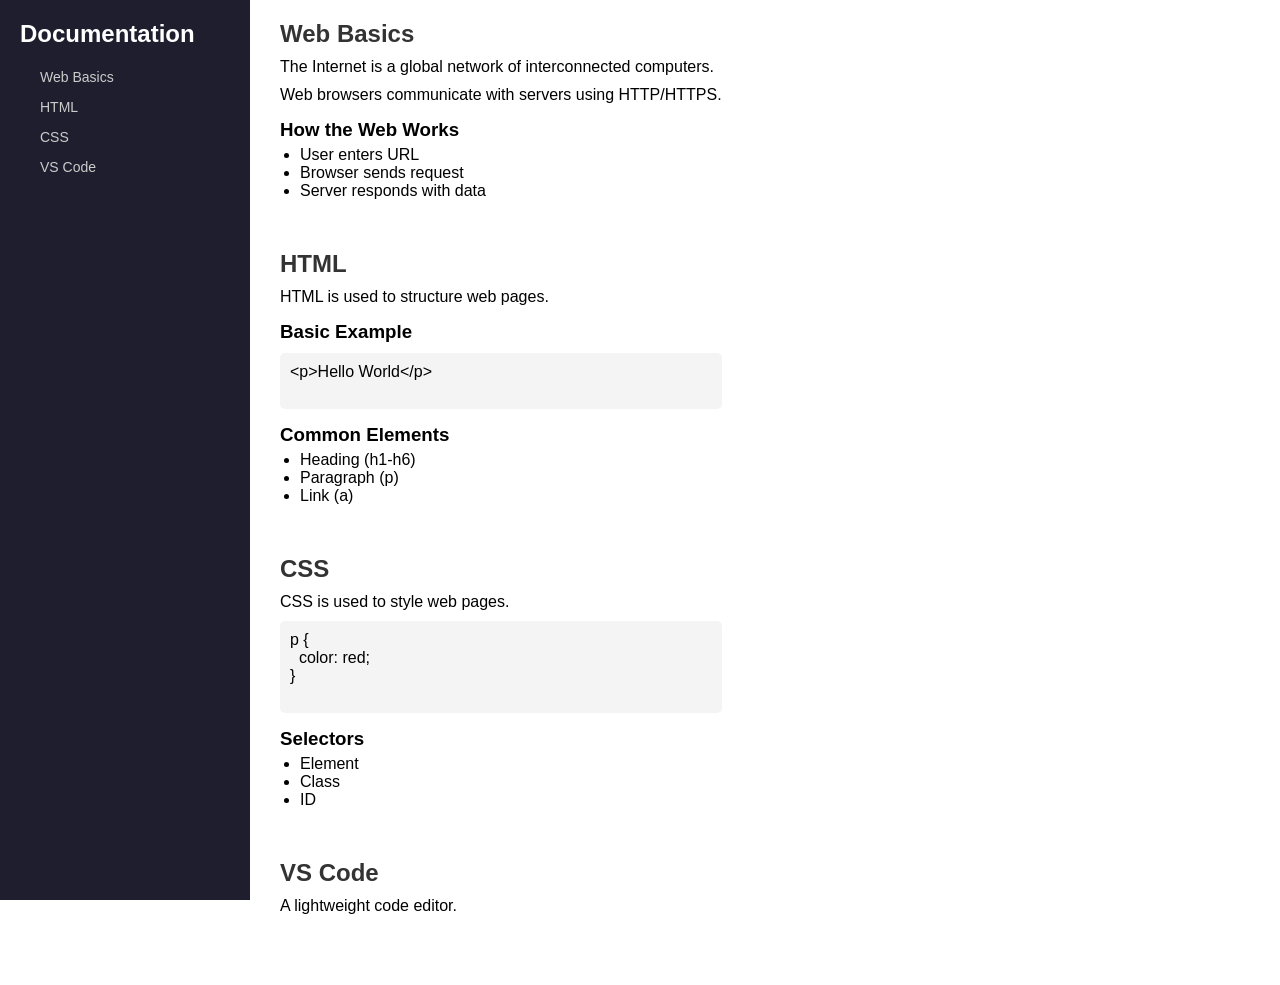
<file: Assignments/index.html>
<!DOCTYPE html>
<html lang="en">
<head>
  <meta charset="UTF-8">
  <title>Technical Documentation</title>
  <link rel="stylesheet" href="style.css">
</head>
<body>

<div class="container">

  <!-- Sidebar -->
  <nav class="sidebar">
    <h2>Documentation</h2>
    <ul>
      <li><a href="#web">Web Basics</a></li>
      <li><a href="#html">HTML</a></li>
      <li><a href="#css">CSS</a></li>
      <li><a href="#vscode">VS Code</a></li>
    </ul>
  </nav>

  <!-- Main Content -->
  <main class="content">

    <section id="web">
      <h1>Web Basics</h1>
      <p>The Internet is a global network of interconnected computers.</p>
      <p>Web browsers communicate with servers using HTTP/HTTPS.</p>

      <h3>How the Web Works</h3>
      <ul>
        <li>User enters URL</li>
        <li>Browser sends request</li>
        <li>Server responds with data</li>
      </ul>
    </section>

    <section id="html">
      <h1>HTML</h1>
      <p>HTML is used to structure web pages.</p>

      <h3>Basic Example</h3>
      <pre>
&lt;p&gt;Hello World&lt;/p&gt;
      </pre>

      <h3>Common Elements</h3>
      <ul>
        <li>Heading (h1-h6)</li>
        <li>Paragraph (p)</li>
        <li>Link (a)</li>
      </ul>
    </section>

    <section id="css">
      <h1>CSS</h1>
      <p>CSS is used to style web pages.</p>

      <pre>
p {
  color: red;
}
      </pre>

      <h3>Selectors</h3>
      <ul>
        <li>Element</li>
        <li>Class</li>
        <li>ID</li>
      </ul>
    </section>

    <section id="vscode">
      <h1>VS Code</h1>
      <p>A lightweight code editor.</p>

    </section>

  </main>

</div>

</body>
</html>
</file>
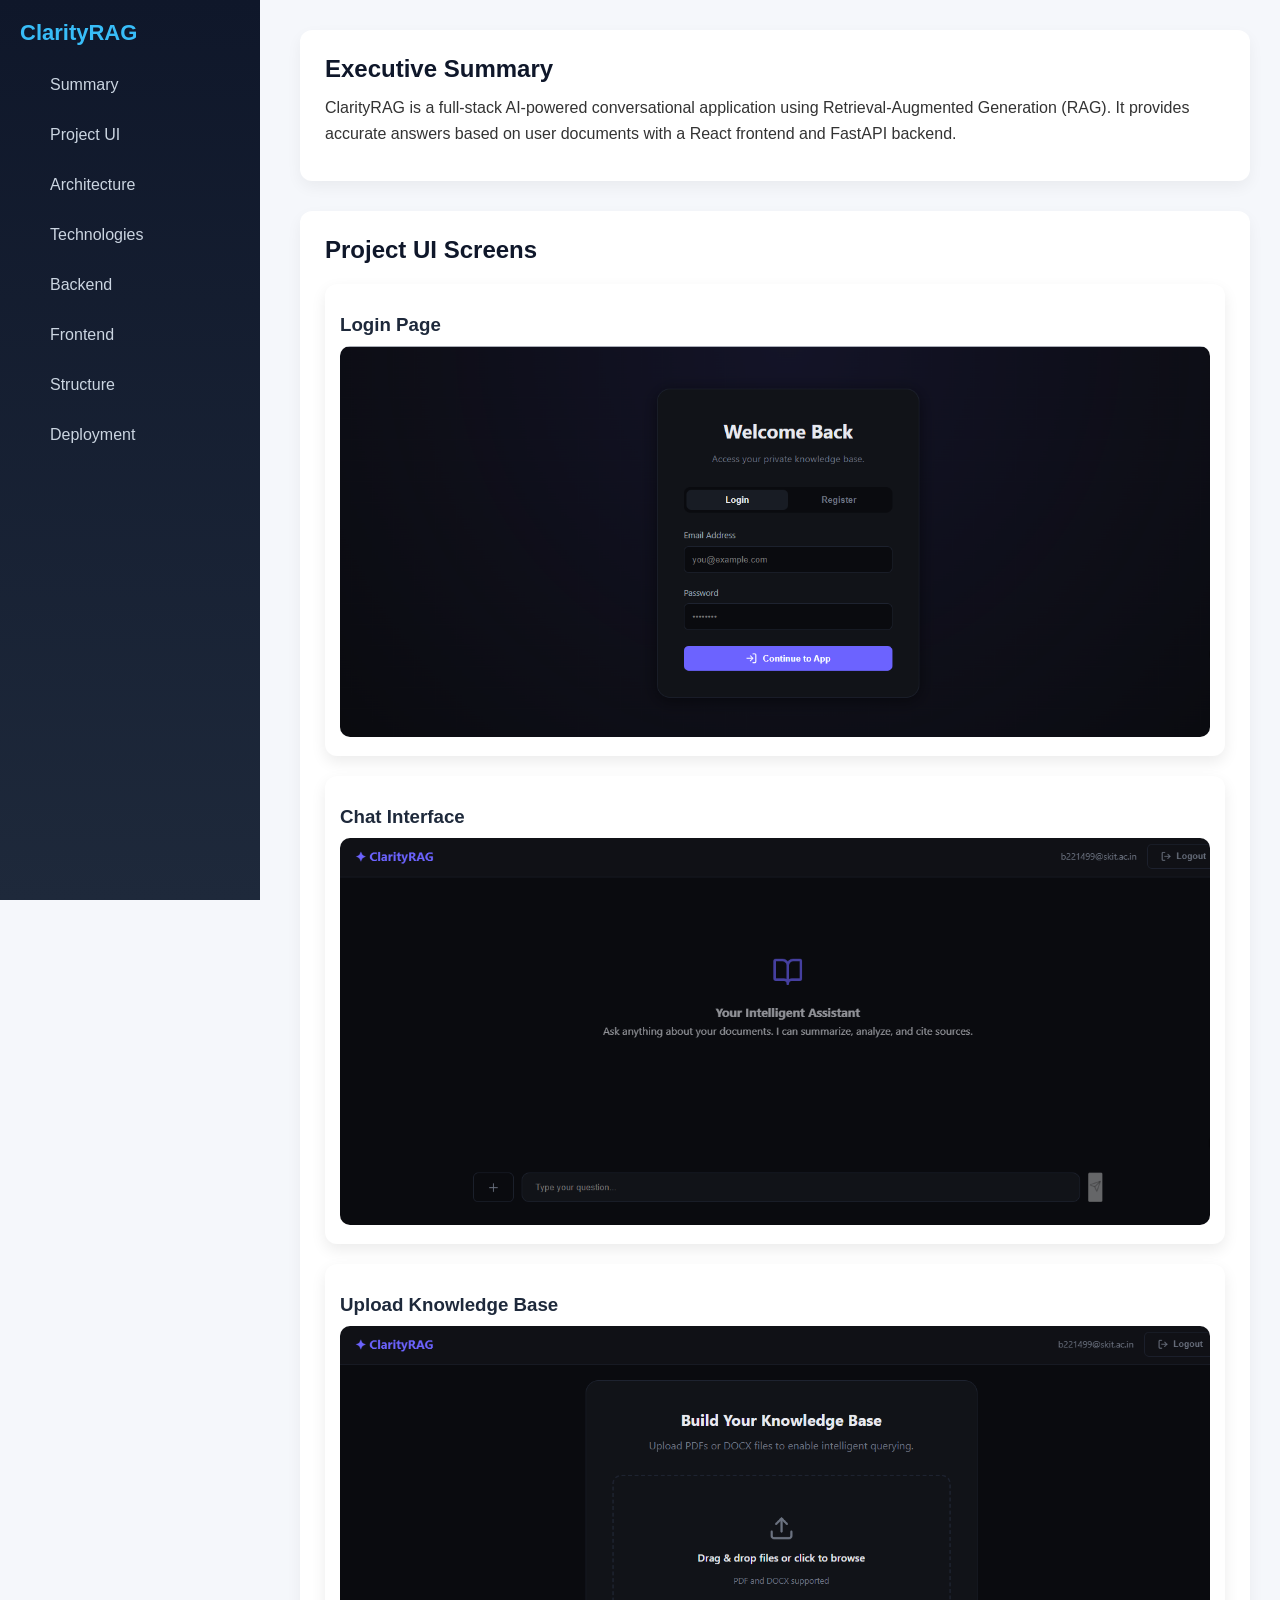
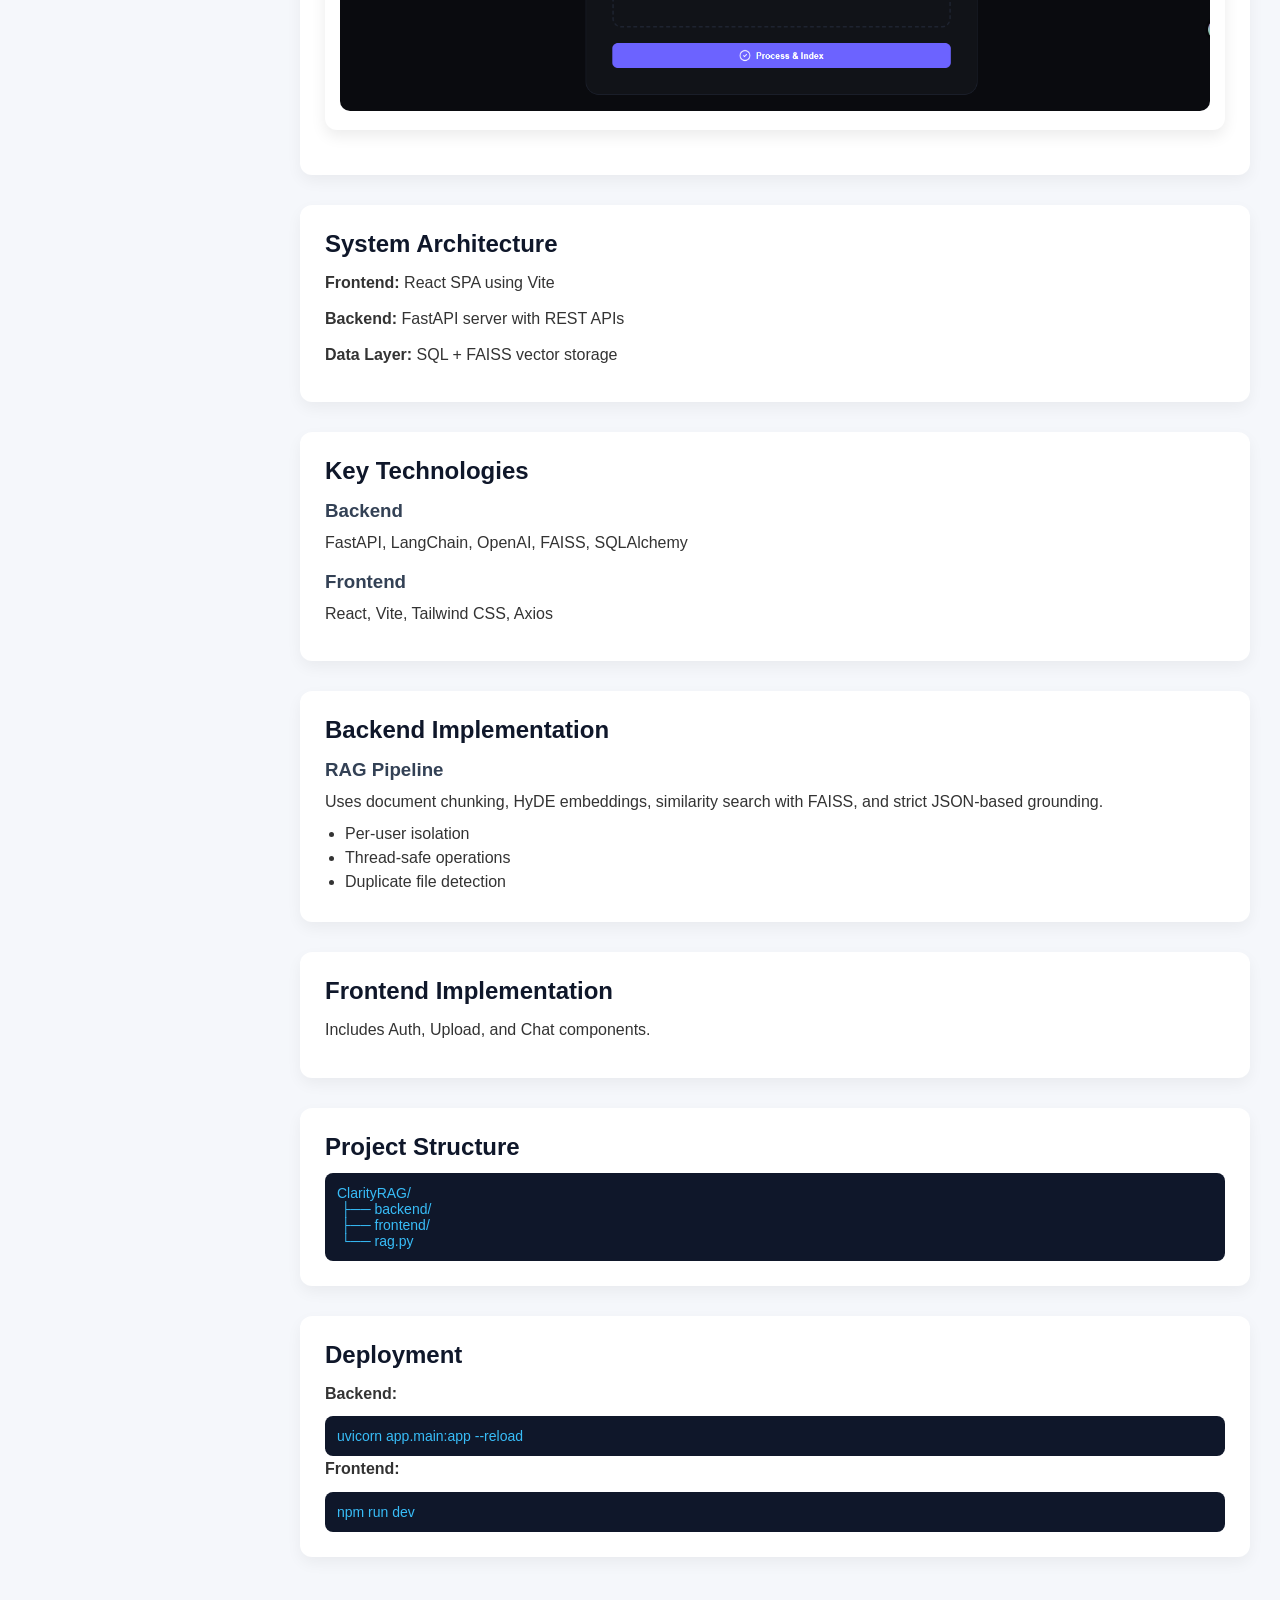
<file: Assignments/Day_3/index.html>
<!DOCTYPE html>
<html lang="en">
<head>
  <meta charset="UTF-8">
  <title>ClarityRAG Documentation</title>
  <link rel="stylesheet" href="style.css">
</head>

<body>

<nav>
  <h2>ClarityRAG</h2>
  <ul>
    <li><a href="#summary">Summary</a></li>
    <li><a href="#screens">Project UI</a></li>
    <li><a href="#architecture">Architecture</a></li>
    <li><a href="#tech">Technologies</a></li>
    <li><a href="#backend">Backend</a></li>
    <li><a href="#frontend">Frontend</a></li>
    <li><a href="#structure">Structure</a></li>
    <li><a href="#deployment">Deployment</a></li>
  </ul>
</nav>

<main>

<section id="summary">
  <h2>Executive Summary</h2>
  <p>
    ClarityRAG is a full-stack AI-powered conversational application using Retrieval-Augmented Generation (RAG).
    It provides accurate answers based on user documents with a React frontend and FastAPI backend.
  </p>
</section>

<!-- 🔥 NEW SECTION FOR IMAGES -->
<section id="screens">
  <h2>Project UI Screens</h2>

  <div class="image-card">
    <h3>Login Page</h3>
    <img src="images/login.png" alt="Login UI">
  </div>

  <div class="image-card">
    <h3>Chat Interface</h3>
    <img src="images/chat.png" alt="Chat UI">
  </div>

  <div class="image-card">
    <h3>Upload Knowledge Base</h3>
    <img src="images/upload.png" alt="Upload UI">
  </div>

</section>

<section id="architecture">
  <h2>System Architecture</h2>
  <p><strong>Frontend:</strong> React SPA using Vite</p>
  <p><strong>Backend:</strong> FastAPI server with REST APIs</p>
  <p><strong>Data Layer:</strong> SQL + FAISS vector storage</p>
</section>

<section id="tech">
  <h2>Key Technologies</h2>

  <h3>Backend</h3>
  <p>FastAPI, LangChain, OpenAI, FAISS, SQLAlchemy</p>

  <h3>Frontend</h3>
  <p>React, Vite, Tailwind CSS, Axios</p>
</section>

<section id="backend">
  <h2>Backend Implementation</h2>

  <h3>RAG Pipeline</h3>
  <p>
    Uses document chunking, HyDE embeddings, similarity search with FAISS, and strict JSON-based grounding.
  </p>

  <ul>
    <li>Per-user isolation</li>
    <li>Thread-safe operations</li>
    <li>Duplicate file detection</li>
  </ul>
</section>

<section id="frontend">
  <h2>Frontend Implementation</h2>
  <p>Includes Auth, Upload, and Chat components.</p>
</section>

<section id="structure">
  <h2>Project Structure</h2>

<pre>
ClarityRAG/
 ├── backend/
 ├── frontend/
 └── rag.py
</pre>

</section>

<section id="deployment">
  <h2>Deployment</h2>

  <p><strong>Backend:</strong></p>
  <pre>uvicorn app.main:app --reload</pre>

  <p><strong>Frontend:</strong></p>
  <pre>npm run dev</pre>
</section>

</main>

</body>
</html>
</file>
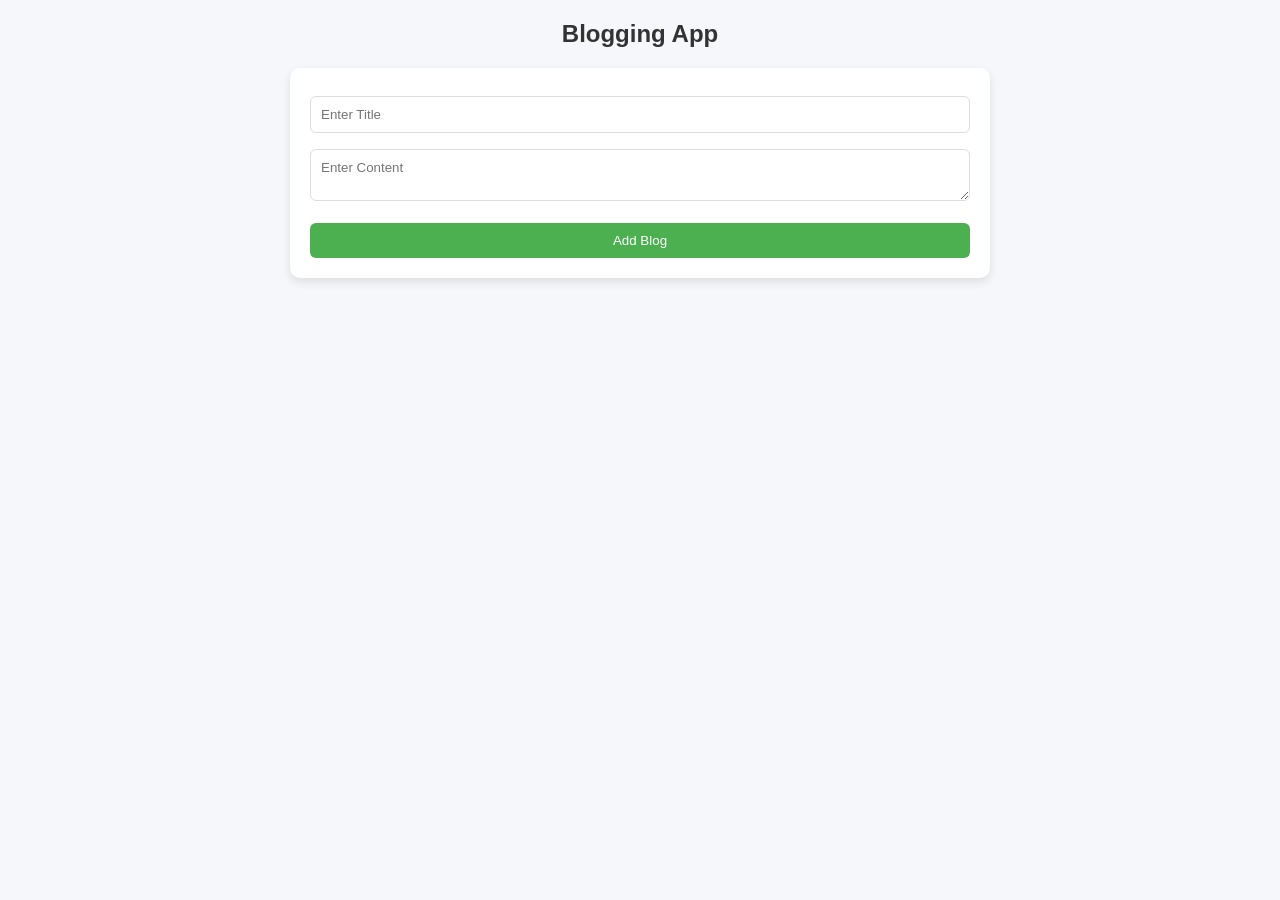
<file: Assignments/Day_5/index.html>
<!DOCTYPE html>
<html>
<head>
  <title>Blog App</title>

  <style>
    * {
      margin: 0;
      padding: 0;
      box-sizing: border-box;
      font-family: 'Segoe UI', sans-serif;
    }

    body {
      background: #f5f7fa;
      padding: 20px;
      display: flex;
      justify-content: center;
    }

    .container {
      width: 100%;
      max-width: 700px;
    }

    h2 {
      text-align: center;
      margin-bottom: 20px;
      color: #333;
    }

    .form {
      background: #fff;
      padding: 20px;
      border-radius: 10px;
      box-shadow: 0 4px 10px rgba(0,0,0,0.1);
      margin-bottom: 20px;
    }

    input, textarea {
      width: 100%;
      padding: 10px;
      margin: 8px 0;
      border: 1px solid #ddd;
      border-radius: 6px;
      outline: none;
      transition: 0.2s;
    }

    input:focus, textarea:focus {
      border-color: #4CAF50;
    }

    button {
      padding: 10px 15px;
      border: none;
      border-radius: 6px;
      cursor: pointer;
      margin-top: 10px;
      transition: 0.3s;
    }

    .add-btn {
      background: #4CAF50;
      color: white;
      width: 100%;
    }

    .add-btn:hover {
      background: #45a049;
    }

    .blog {
      background: white;
      padding: 15px;
      border-radius: 10px;
      box-shadow: 0 3px 8px rgba(0,0,0,0.08);
      margin-bottom: 15px;
      transition: 0.3s;
    }

    .blog:hover {
      transform: translateY(-3px);
    }

    .blog h3 {
      margin-bottom: 8px;
      color: #222;
    }

    .blog p {
      color: #555;
      margin-bottom: 10px;
    }

    .actions {
      display: flex;
      gap: 10px;
    }

    .edit-btn {
      background: #2196F3;
      color: white;
    }

    .edit-btn:hover {
      background: #1976D2;
    }

    .delete-btn {
      background: #f44336;
      color: white;
    }

    .delete-btn:hover {
      background: #d32f2f;
    }

  </style>
</head>

<body>

<div class="container">

  <h2>Blogging App</h2>

  <div class="form">
    <input id="title" placeholder="Enter Title">
    <textarea id="content" placeholder="Enter Content"></textarea>
    <button class="add-btn" onclick="addBlog()">Add Blog</button>
  </div>

  <div id="blogs"></div>

</div>

<script src="script.js"></script>

</body>
</html>
</file>
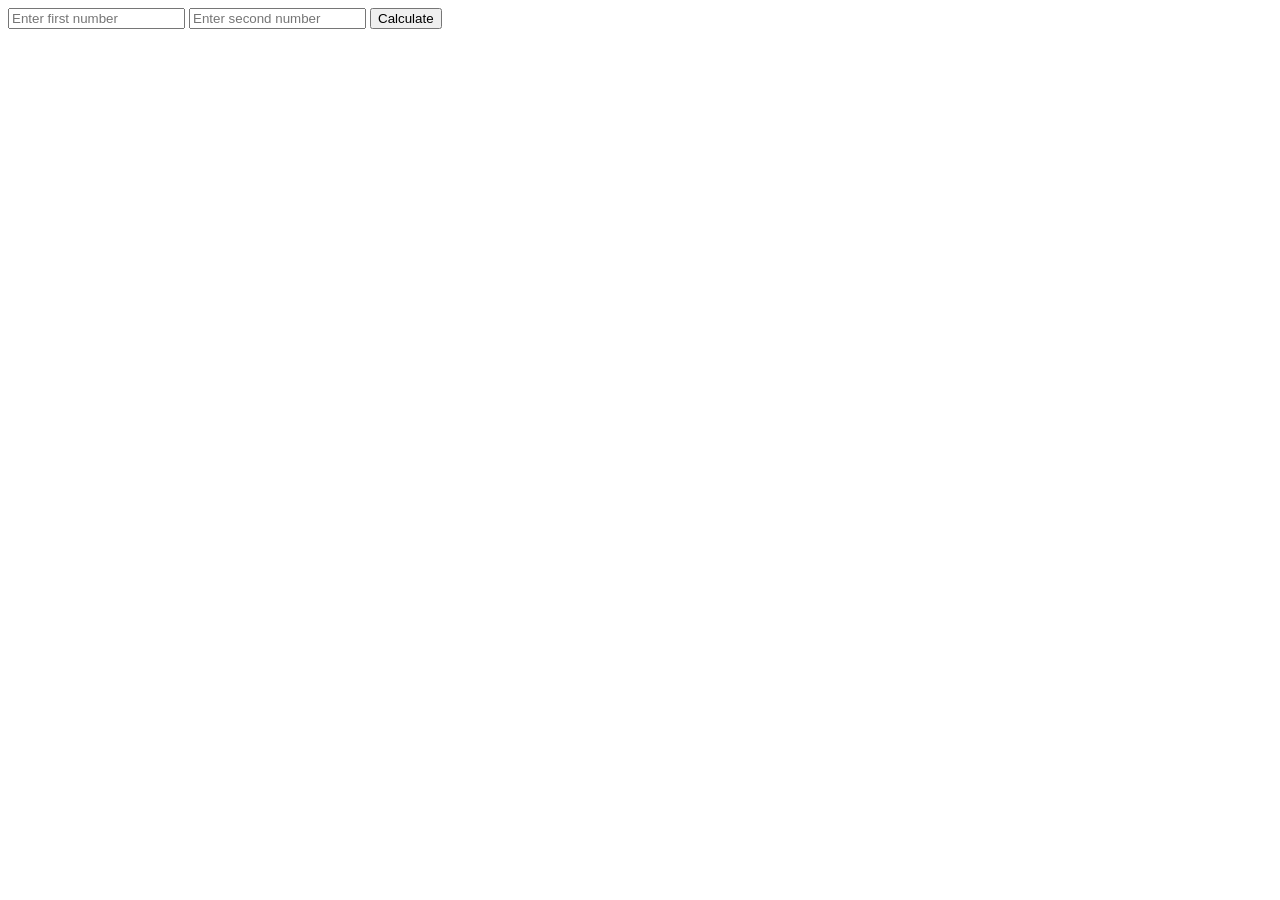
<file: Assignments/Day_4/multiplication_and_division.html>
<!DOCTYPE html>
<html>
<body>

<input id="num1" type="number" placeholder="Enter first number">
<input id="num2" type="number" placeholder="Enter second number">

<button onclick="calculate()">Calculate</button>

<p id="result"></p>

<script>
function calculate() {
  let n1 = parseFloat(document.getElementById("num1").value);
  let n2 = parseFloat(document.getElementById("num2").value);

  document.getElementById("result").innerHTML =
    "Multiplication: " + (n1 * n2) + "<br>" +
    "Division: " + (n1 / n2);
}
</script>

</body>
</html>
</file>
<file: Assignments/style.css>
* {
  margin: 0;
  padding: 0;
  box-sizing: border-box;
  font-family: Arial, sans-serif;
}

html {
  scroll-behavior: smooth;
}

/* Layout */
.container {
  display: flex;
}

/* Sidebar */
.sidebar {
  width: 250px;
  height: 100vh;
  background: #1e1e2f;
  color: white;
  padding: 20px;
  position: fixed;
  top: 0;
  left: 0;
}

.sidebar h2 {
  margin-bottom: 20px;
}

.sidebar ul {
  list-style: none;
}

.sidebar ul li {
  margin: 12px 0;
}

.sidebar ul li a {
  color: #ccc;
  text-decoration: none;
  font-size: 14px;
}

.sidebar ul li a:hover {
  color: white;
}

/* Content */
.content {
  margin-left: 260px;
  padding: 20px;
}

section {
  margin-bottom: 50px;
}

h1 {
  margin-bottom: 10px;
  color: #333;
}

h3 {
  margin-top: 15px;
  margin-bottom: 5px;
}

p {
  margin-bottom: 10px;
}

ul {
  margin-left: 20px;
}

pre {
  background: #f4f4f4;
  padding: 10px;
  margin: 10px 0;
  border-radius: 5px;
}
</file>
<file: Assignments/Day_3/style.css>
* {
  margin: 0;
  padding: 0;
  box-sizing: border-box;
  font-family: 'Segoe UI', sans-serif;
}

body {
  display: flex;
  background: #f5f7fb;
  color: #333;
}

nav {
  width: 260px;
  height: 100vh;
  background: linear-gradient(180deg, #0f172a, #1e293b);
  color: white;
  padding: 20px;
  position: fixed;
}

nav h2 {
  margin-bottom: 20px;
  color: #38bdf8;
  font-size: 22px;
}

nav ul {
  list-style: none;
}

nav ul li {
  margin: 12px 0;
}

nav ul li a {
  text-decoration: none;
  color: #cbd5e1;
  display: block;
  padding: 10px;
  border-radius: 6px;
  transition: all 0.3s ease;
}

/* Hover Effect */
nav ul li a:hover {
  background: #38bdf8;
  color: #000;
}

/* Main Content */
main {
  margin-left: 270px;
  padding: 30px;
  width: 100%;
}

/* Sections */
section {
  margin-bottom: 30px;
  padding: 25px;
  background: #ffffff;
  border-radius: 12px;
  box-shadow: 0 6px 15px rgba(0,0,0,0.05);
}

section h2 {
  margin-bottom: 12px;
  color: #0f172a;
}

section h3 {
  margin-top: 15px;
  margin-bottom: 8px;
  color: #334155;
}

p {
  line-height: 1.6;
  margin-bottom: 10px;
}

/* List Styling */
ul {
  padding-left: 20px;
}

ul li {
  margin-bottom: 6px;
}

/* Code Block */
pre {
  background: #0f172a;
  color: #38bdf8;
  padding: 12px;
  border-radius: 8px;
  overflow-x: auto;
  margin-top: 10px;
  font-size: 14px;
}

/* Image Section */
.image-card {
  margin: 20px 0;
  padding: 15px;
  background: #ffffff;
  border-radius: 12px;
  box-shadow: 0 6px 15px rgba(0,0,0,0.08);
}

.image-card h3 {
  margin-bottom: 10px;
  color: #1e293b;
}

/* Images */
.image-card img {
  width: 100%;
  border-radius: 10px;
  transition: transform 0.3s ease, box-shadow 0.3s ease;
}

/* Hover effect */
.image-card img:hover {
  transform: scale(1.02);
  box-shadow: 0 8px 20px rgba(0,0,0,0.15);
}

/* Smooth scroll */
html {
  scroll-behavior: smooth;
}

/* Responsive Design */
@media (max-width: 768px) {
  body {
    flex-direction: column;
  }

  nav {
    position: relative;
    width: 100%;
    height: auto;
  }

  main {
    margin-left: 0;
  }
}
</file>
